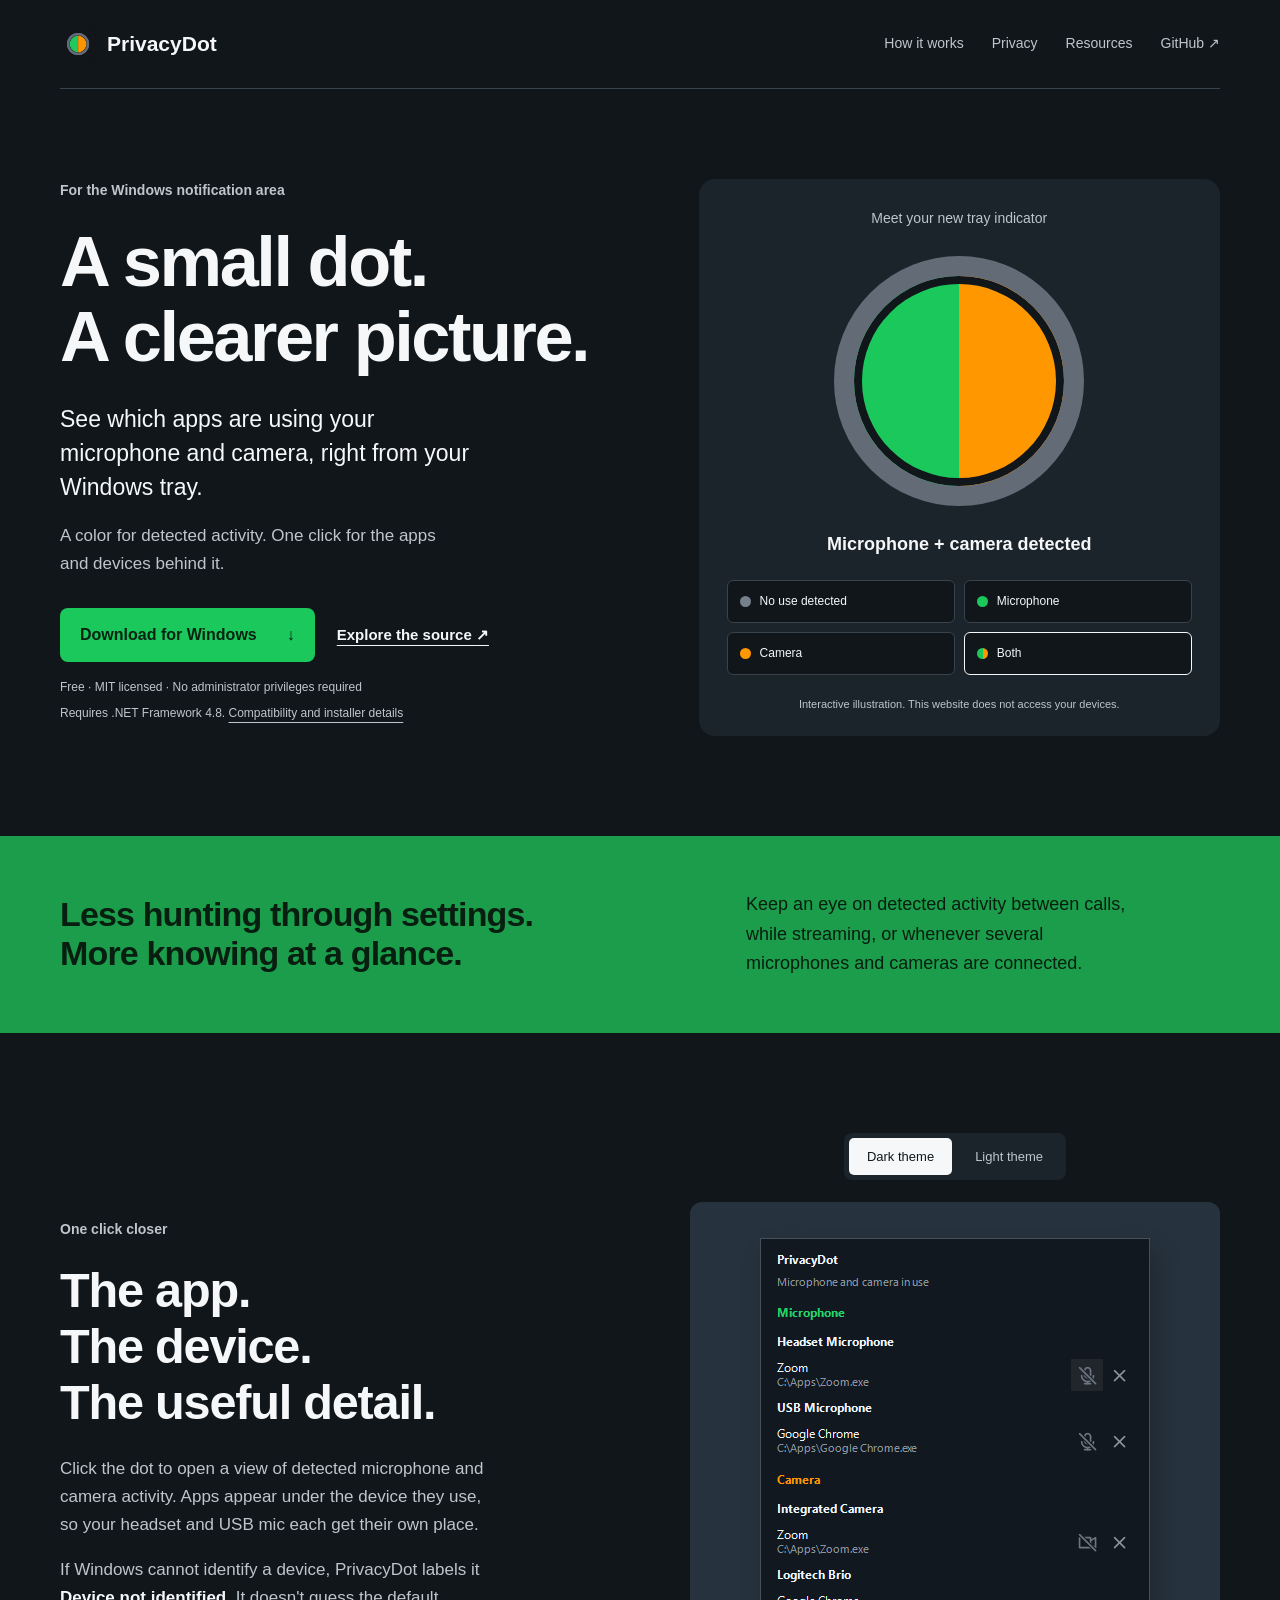
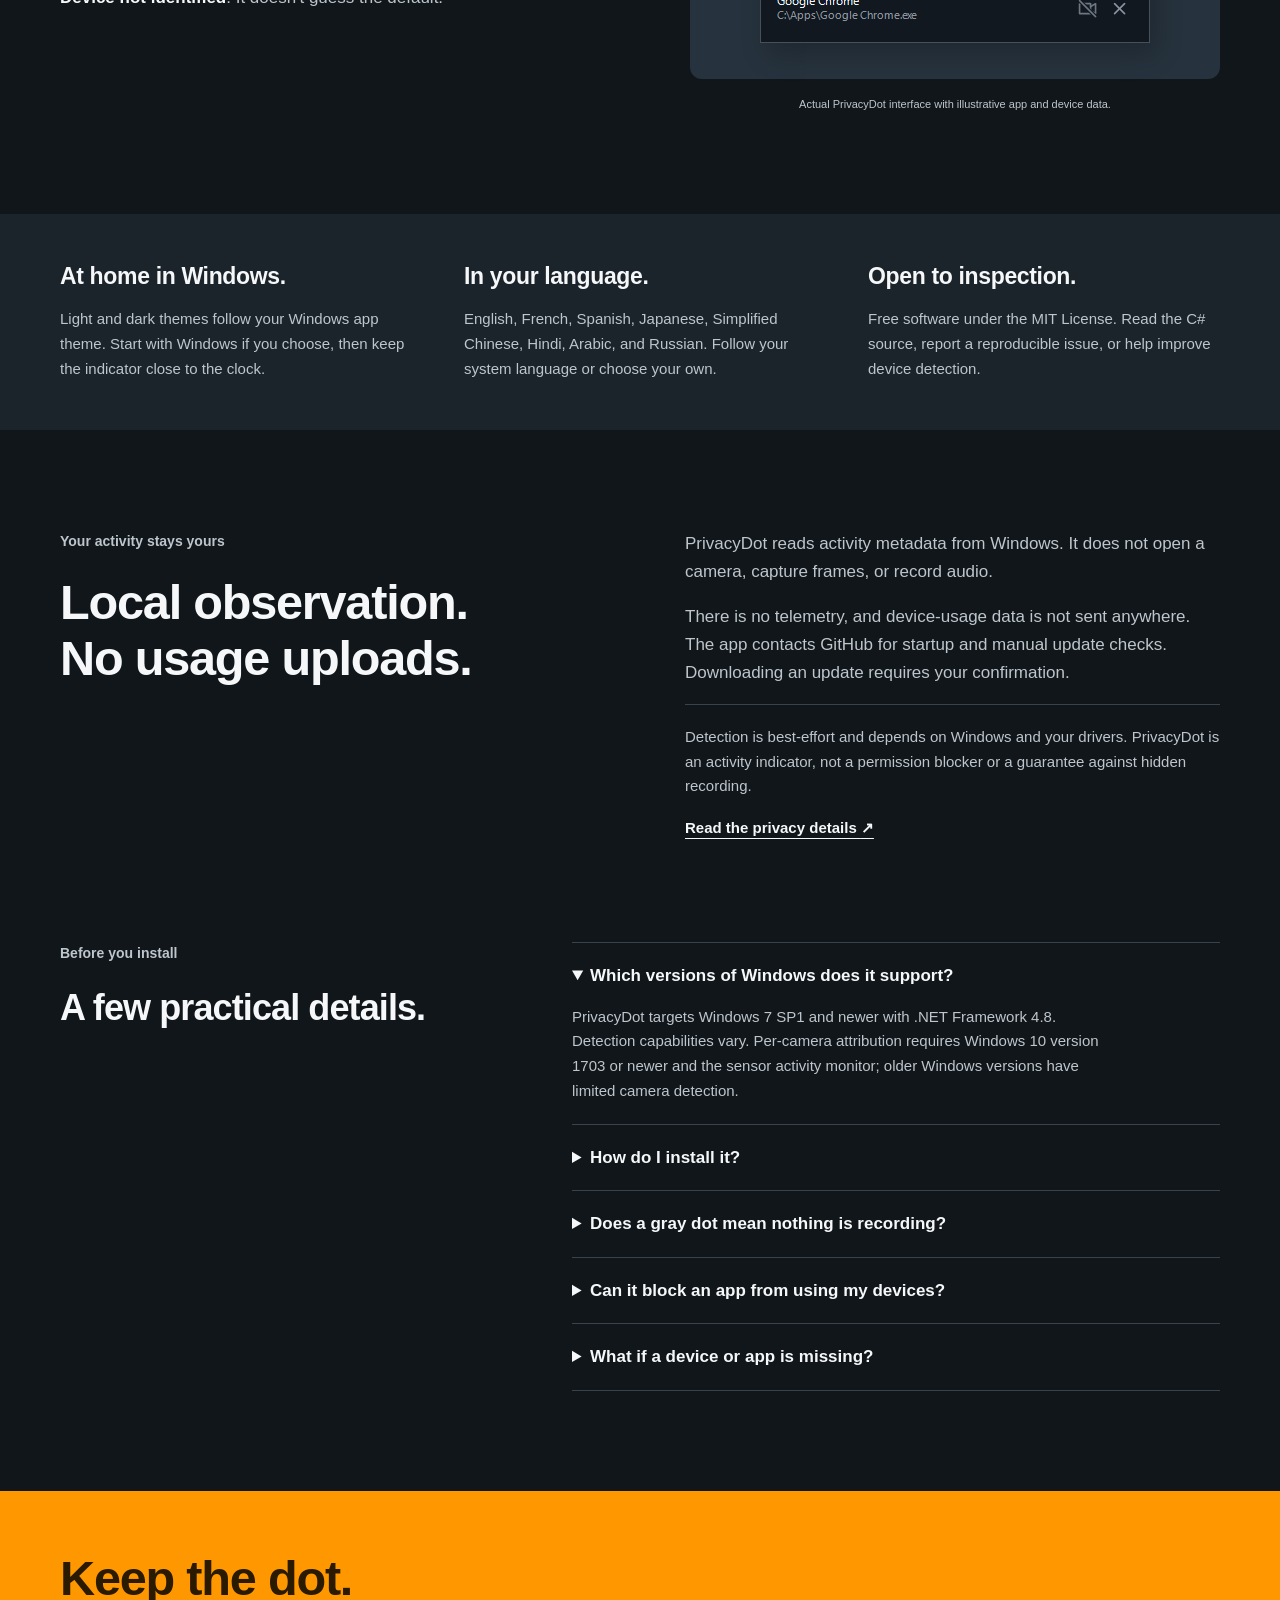
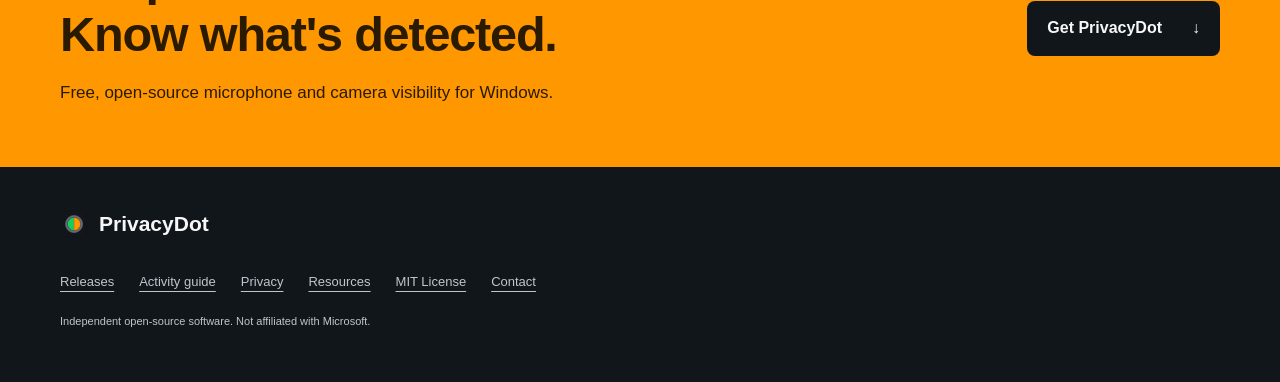
<file: docs/index.html>
<!doctype html>
<!-- THESIS: An activity indicator should explain itself in a glance.
OWN-WORLD: Existing PrivacyDot green/orange signals, charcoal UI, and clear Windows typography.
STORY: Understand the dot, inspect real interface examples, read privacy limits, download.
FIRST VIEWPORT: Large left headline and download action; an interactive signal demonstration at right.
FORM: Product demonstration extending the existing app identity; no new brand identity. -->
<html lang="en">
<head>
  <meta charset="utf-8">
  <meta name="viewport" content="width=device-width, initial-scale=1">
  <meta name="theme-color" content="#11161b">
  <meta name="saashub-verification" content="amh5srs950of">
  <title>PrivacyDot — Microphone & camera activity in your Windows tray</title>
  <meta name="description" content="See detected microphone and camera activity in the Windows tray. Click for apps grouped by device. Free, open source, and no telemetry.">
  <link rel="canonical" href="https://privacydot.farflash.com/">
  <meta property="og:type" content="website">
  <meta property="og:title" content="PrivacyDot — A small dot. A clearer picture.">
  <meta property="og:description" content="See detected microphone and camera activity in your Windows tray. Free and open source.">
  <meta property="og:url" content="https://privacydot.farflash.com/">
  <meta property="og:image" content="https://privacydot.farflash.com/assets/privacydot-social.png">
  <meta property="og:image:width" content="1200">
  <meta property="og:image:height" content="630">
  <meta name="twitter:card" content="summary_large_image">
  <link rel="icon" href="assets/privacydot-logo.png" type="image/png">
  <link rel="stylesheet" href="styles.css">
  <script type="application/ld+json">{"@context":"https://schema.org","@type":"SoftwareApplication","name":"PrivacyDot","url":"https://privacydot.farflash.com/","operatingSystem":"Windows","applicationCategory":"UtilitiesApplication","description":"Windows tray indicator for detected microphone and camera activity, with apps grouped by device.","downloadUrl":"https://github.com/farflashgroup/PrivacyDot/releases/latest","softwareRequirements":".NET Framework 4.8. Detection capabilities vary with Windows version and drivers.","license":"https://github.com/farflashgroup/PrivacyDot/blob/main/LICENSE","isAccessibleForFree":true,"offers":{"@type":"Offer","price":"0","priceCurrency":"USD"},"codeRepository":"https://github.com/farflashgroup/PrivacyDot","inLanguage":["en","fr","es","ja","zh-Hans","hi","ar","ru"]}</script>
</head>
<body>
  <a class="skip" href="#main">Skip to content</a>
  <header class="site-header wrap">
    <a class="brand" href="./" aria-label="PrivacyDot home"><img src="assets/privacydot-logo.png" alt="" width="36" height="36">PrivacyDot</a>
    <nav aria-label="Main navigation"><a href="#how-it-works">How it works</a><a href="#privacy">Privacy</a><a href="press.html">Resources</a><a href="https://github.com/farflashgroup/PrivacyDot">GitHub <span aria-hidden="true">↗</span></a></nav>
  </header>
  <main id="main">
    <section class="hero wrap">
      <div class="hero-copy">
        <p class="kicker">For the Windows notification area</p>
        <h1>A small dot.<br>A clearer picture.</h1>
        <p class="lead">See which apps are using your microphone and camera, right from your Windows tray.</p>
        <p class="hero-detail">A color for detected activity. One click for the apps and devices behind it.</p>
        <div class="actions"><a class="button primary" href="https://github.com/farflashgroup/PrivacyDot/releases/latest/download/PrivacyDotSetup.exe">Download for Windows <span aria-hidden="true">↓</span></a><a class="text-link" href="https://github.com/farflashgroup/PrivacyDot">Explore the source <span aria-hidden="true">↗</span></a></div>
        <p class="install-note">Free · MIT licensed · No administrator privileges required</p>
        <p class="small">Requires .NET Framework 4.8. <a href="#compatibility">Compatibility and installer details</a></p>
      </div>
      <div class="signal-demo" aria-labelledby="demo-heading">
        <p class="demo-label" id="demo-heading">Meet your new tray indicator</p>
        <div class="signal-stage"><div class="signal-dot both" id="signal" aria-hidden="true"></div></div>
        <p class="signal-state" id="signal-state" aria-live="polite">Microphone + camera detected</p>
        <div class="signal-options" role="group" aria-label="Preview indicator states">
          <button type="button" data-state="idle" aria-pressed="false"><span class="mini-dot idle"></span>No use detected</button>
          <button type="button" data-state="mic" aria-pressed="false"><span class="mini-dot mic"></span>Microphone</button>
          <button type="button" data-state="camera" aria-pressed="false"><span class="mini-dot camera"></span>Camera</button>
          <button type="button" data-state="both" aria-pressed="true"><span class="mini-dot both"></span>Both</button>
        </div>
        <p class="demo-note">Interactive illustration. This website does not access your devices.</p>
      </div>
    </section>
    <section class="manifesto"><div class="wrap manifesto-inner"><h2>Less hunting through settings.<br>More knowing at a glance.</h2><p>Keep an eye on detected activity between calls, while streaming, or whenever several microphones and cameras are connected.</p></div></section>
    <section class="walkthrough wrap" id="how-it-works">
      <div class="section-intro"><p class="kicker">One click closer</p><h2>The app. <br>The device. <br>The useful detail.</h2><p>Click the dot to open a view of detected microphone and camera activity. Apps appear under the device they use, so your headset and USB mic each get their own place.</p><p>If Windows cannot identify a device, PrivacyDot labels it <strong>Device not identified</strong>. It doesn't guess the default.</p></div>
      <figure class="screenshot-figure"><div class="screenshot-toolbar" role="group" aria-label="Screenshot theme"><button type="button" data-theme="dark" aria-pressed="true">Dark theme</button><button type="button" data-theme="light" aria-pressed="false">Light theme</button></div><div class="screenshot-mat" id="screenshot-mat"><img id="app-screenshot" src="screenshots/popup-dark.png" alt="PrivacyDot dark theme popup showing illustrative detected apps grouped under Headset Microphone, USB Microphone, Integrated Camera, and Logitech Brio" width="390" height="405" loading="lazy"></div><figcaption>Actual PrivacyDot interface with illustrative app and device data.</figcaption></figure>
    </section>
    <section class="details-band"><div class="wrap detail-columns"><div><h3>At home in Windows.</h3><p>Light and dark themes follow your Windows app theme. Start with Windows if you choose, then keep the indicator close to the clock.</p></div><div><h3>In your language.</h3><p>English, French, Spanish, Japanese, Simplified Chinese, Hindi, Arabic, and Russian. Follow your system language or choose your own.</p></div><div><h3>Open to inspection.</h3><p>Free software under the MIT License. Read the C# source, report a reproducible issue, or help improve device detection.</p></div></div></section>
    <section class="privacy-section wrap" id="privacy"><div><p class="kicker">Your activity stays yours</p><h2>Local observation.<br>No usage uploads.</h2></div><div class="privacy-copy"><p>PrivacyDot reads activity metadata from Windows. It does not open a camera, capture frames, or record audio.</p><p>There is no telemetry, and device-usage data is not sent anywhere. The app contacts GitHub for startup and manual update checks. Downloading an update requires your confirmation.</p><p class="important">Detection is best-effort and depends on Windows and your drivers. PrivacyDot is an activity indicator, not a permission blocker or a guarantee against hidden recording.</p><a class="text-link" href="privacy.html">Read the privacy details <span aria-hidden="true">↗</span></a></div></section>
    <section class="faq-section wrap" id="compatibility"><div><p class="kicker">Before you install</p><h2>A few practical details.</h2></div><div class="faq-list">
      <details open><summary>Which versions of Windows does it support?</summary><p>PrivacyDot targets Windows 7 SP1 and newer with .NET Framework 4.8. Detection capabilities vary. Per-camera attribution requires Windows 10 version 1703 or newer and the sensor activity monitor; older Windows versions have limited camera detection.</p></details>
      <details><summary>How do I install it?</summary><p>Download <strong>PrivacyDotSetup.exe</strong> from the official GitHub release and run it. It installs to your local app data folder, creates Start Menu and Startup shortcuts, checks for .NET Framework 4.8, and launches the app. Administrator privileges are not required. You can change startup behavior in Settings.</p><p>The current release is unsigned and Windows may show a publisher warning. Review the source and release information before deciding to run it.</p></details>
      <details><summary>Does a gray dot mean nothing is recording?</summary><p>Gray means no microphone or camera activity was detected through the available Windows sources. It cannot prove that every capture path is inactive.</p></details>
      <details><summary>Can it block an app from using my devices?</summary><p>Temporary per-app permission revocation is not currently available. Use the app's own controls or Windows privacy settings. PrivacyDot can force quit eligible matching app processes after a second confirmation; this can close multiple windows and lose unsaved work.</p></details>
      <details><summary>What if a device or app is missing?</summary><p>Detection depends on Windows, the capture path, and the driver. Please <a href="https://github.com/farflashgroup/PrivacyDot/issues">report a reproducible issue</a> with your Windows version and device details. Remove private information before posting diagnostics.</p></details>
    </div></section>
    <section class="closing"><div class="wrap closing-inner"><div><h2>Keep the dot.<br>Know what's detected.</h2><p>Free, open-source microphone and camera visibility for Windows.</p></div><a class="button primary" href="https://github.com/farflashgroup/PrivacyDot/releases/latest/download/PrivacyDotSetup.exe">Get PrivacyDot <span aria-hidden="true">↓</span></a></div></section>
  </main>
  <footer class="wrap site-footer"><a class="brand" href="./"><img src="assets/privacydot-logo.png" alt="" width="28" height="28">PrivacyDot</a><div><a href="https://github.com/farflashgroup/PrivacyDot/releases">Releases</a><a href="windows-microphone-camera-indicator.html">Activity guide</a><a href="privacy.html">Privacy</a><a href="press.html">Resources</a><a href="https://github.com/farflashgroup/PrivacyDot/blob/main/LICENSE">MIT License</a><a href="mailto:privacydot@farflash.com">Contact</a></div><p>Independent open-source software. Not affiliated with Microsoft.</p></footer>
  <script src="site.js" defer></script>
</body>
</html>
</file>
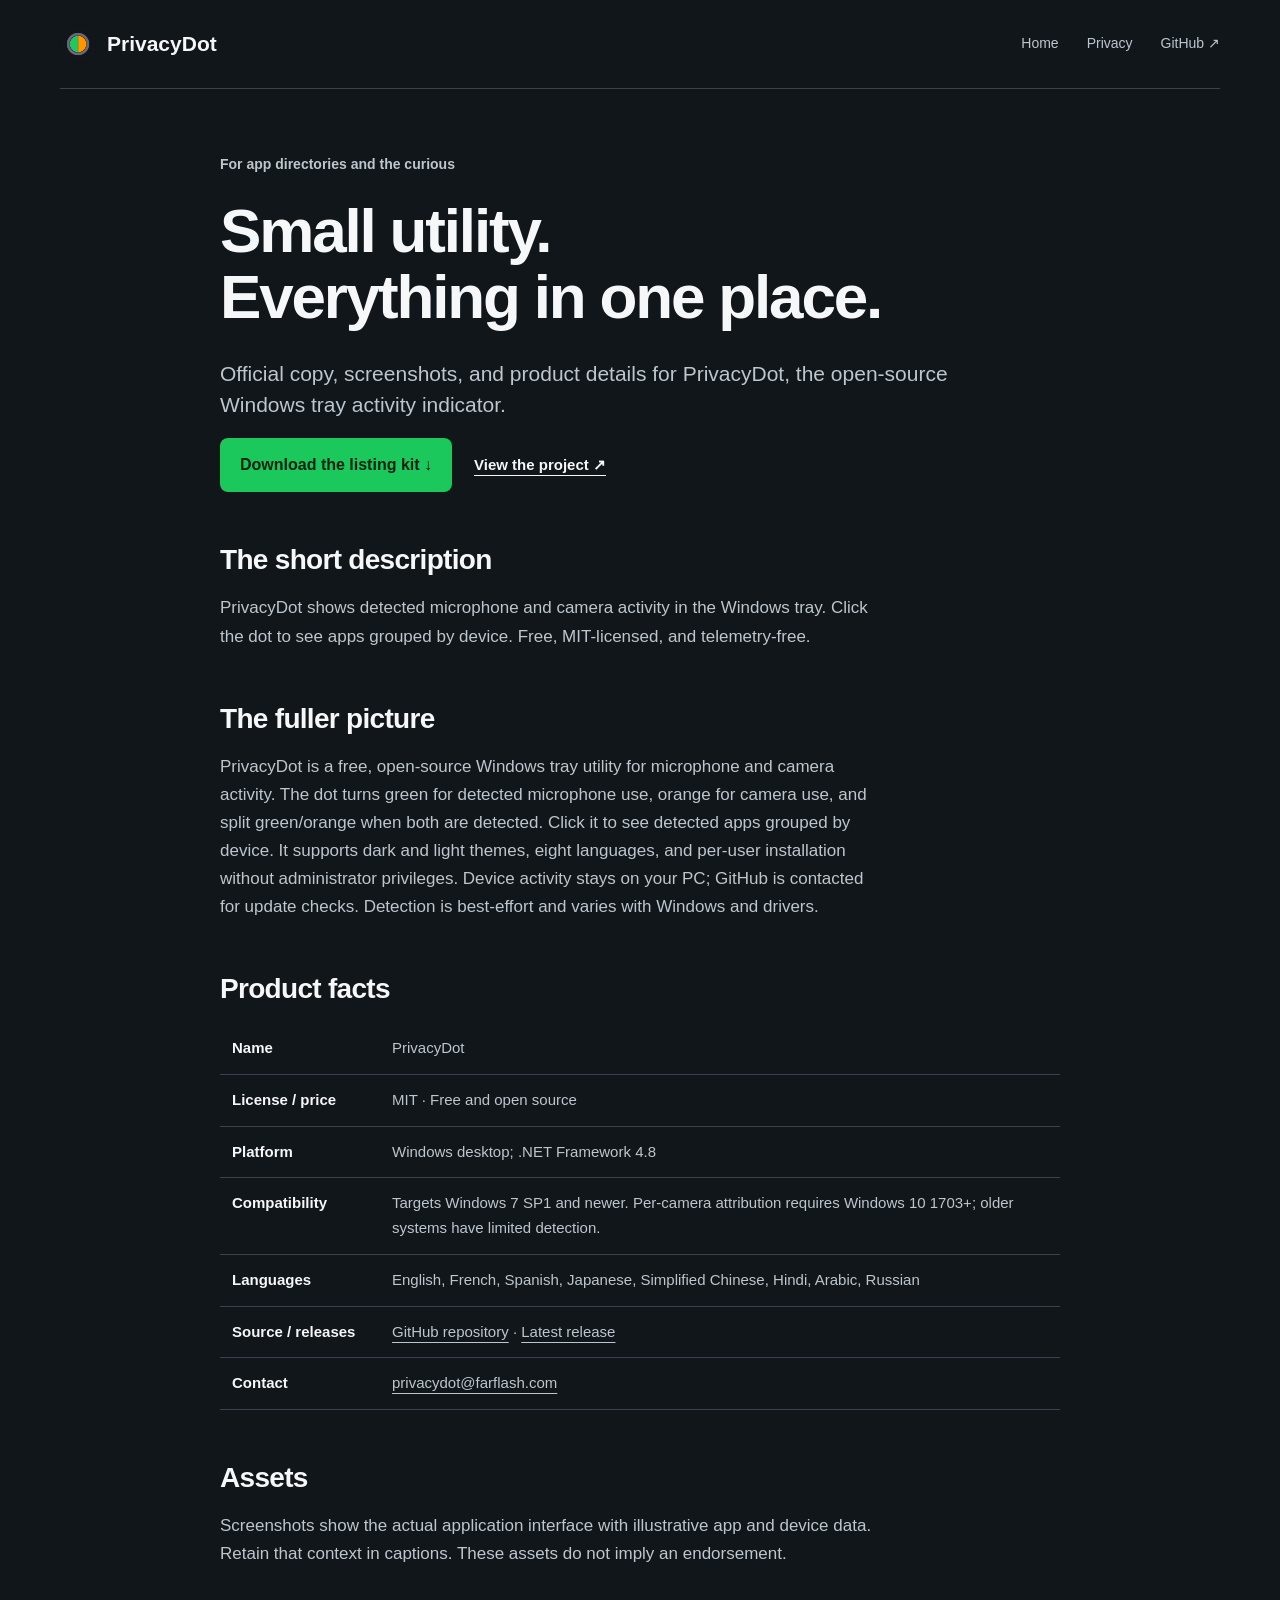
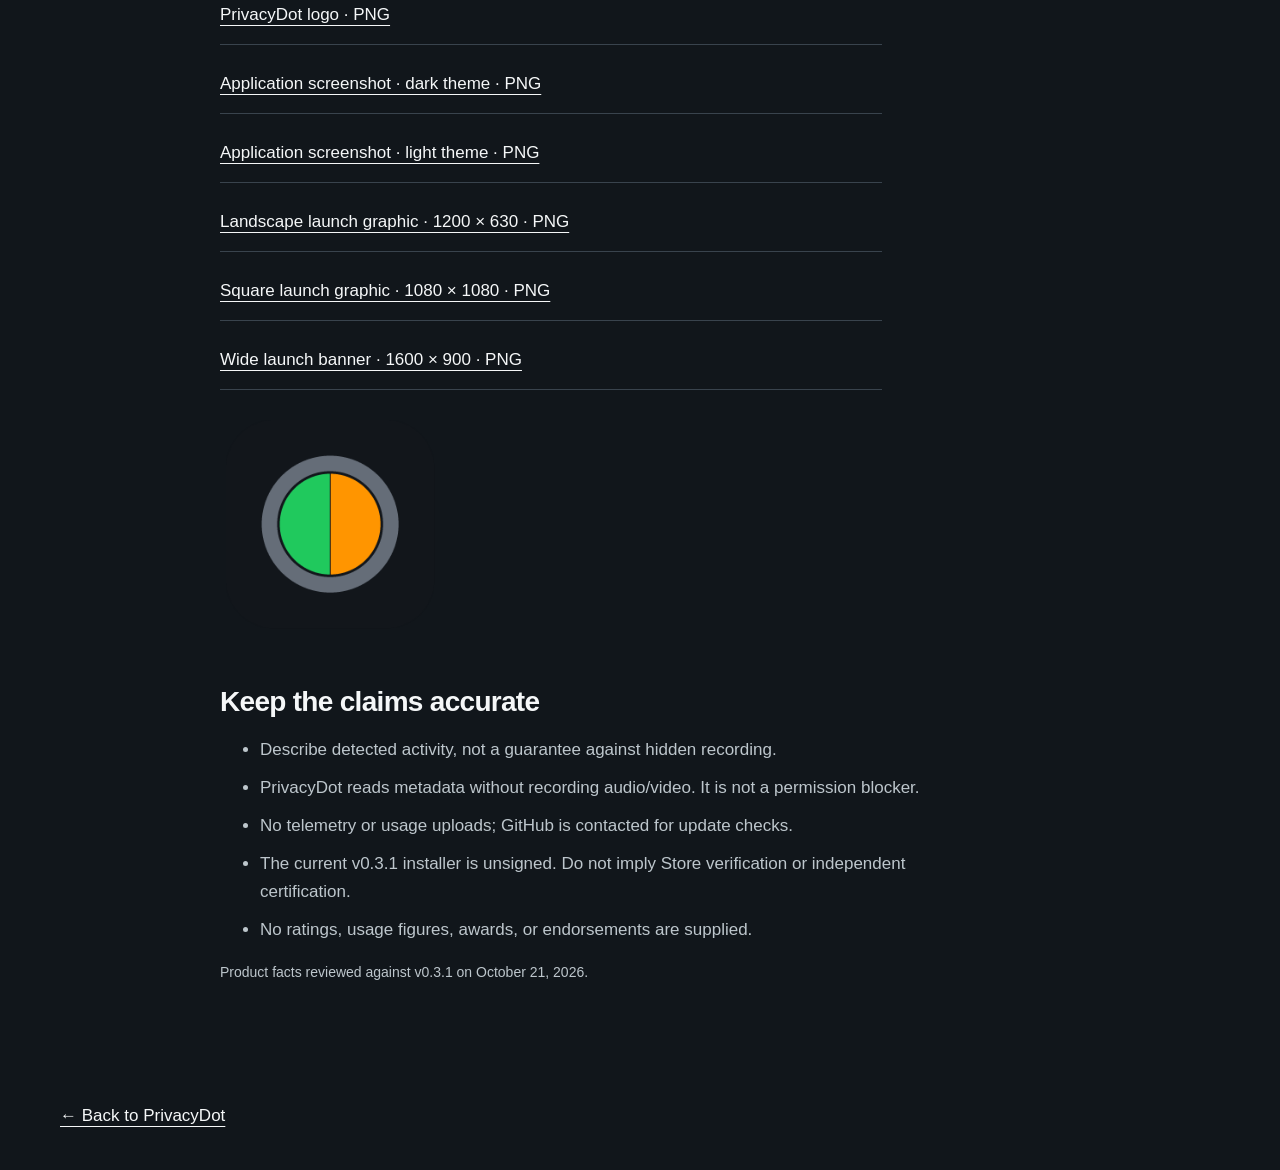
<file: docs/press.html>
<!doctype html>
<html lang="en"><head><meta charset="utf-8"><meta name="viewport" content="width=device-width,initial-scale=1"><title>Resources & app listing kit — PrivacyDot</title><meta name="description" content="PrivacyDot descriptions, product facts, official screenshots, logo, and resources for app directories."><link rel="canonical" href="https://privacydot.farflash.com/press.html"><link rel="icon" href="assets/privacydot-logo.png"><link rel="stylesheet" href="styles.css"></head><body><a class="skip" href="#main">Skip to content</a><header class="site-header wrap"><a class="brand" href="./"><img src="assets/privacydot-logo.png" alt="" width="36" height="36">PrivacyDot</a><nav aria-label="Main navigation"><a href="./">Home</a><a href="privacy.html">Privacy</a><a href="https://github.com/farflashgroup/PrivacyDot">GitHub ↗</a></nav></header><main class="wrap reading" id="main"><p class="kicker">For app directories and the curious</p><h1>Small utility.<br>Everything in one place.</h1><p class="lead">Official copy, screenshots, and product details for PrivacyDot, the open-source Windows tray activity indicator.</p><div class="actions"><a class="button primary" href="assets/privacydot-listing-kit.zip" download>Download the listing kit ↓</a><a class="text-link" href="https://github.com/farflashgroup/PrivacyDot">View the project ↗</a></div><h2>The short description</h2><p>PrivacyDot shows detected microphone and camera activity in the Windows tray. Click the dot to see apps grouped by device. Free, MIT-licensed, and telemetry-free.</p><h2>The fuller picture</h2><p>PrivacyDot is a free, open-source Windows tray utility for microphone and camera activity. The dot turns green for detected microphone use, orange for camera use, and split green/orange when both are detected. Click it to see detected apps grouped by device. It supports dark and light themes, eight languages, and per-user installation without administrator privileges. Device activity stays on your PC; GitHub is contacted for update checks. Detection is best-effort and varies with Windows and drivers.</p><h2>Product facts</h2><table class="facts"><tbody><tr><th scope="row">Name</th><td>PrivacyDot</td></tr><tr><th scope="row">License / price</th><td>MIT · Free and open source</td></tr><tr><th scope="row">Platform</th><td>Windows desktop; .NET Framework 4.8</td></tr><tr><th scope="row">Compatibility</th><td>Targets Windows 7 SP1 and newer. Per-camera attribution requires Windows 10 1703+; older systems have limited detection.</td></tr><tr><th scope="row">Languages</th><td>English, French, Spanish, Japanese, Simplified Chinese, Hindi, Arabic, Russian</td></tr><tr><th scope="row">Source / releases</th><td><a href="https://github.com/farflashgroup/PrivacyDot">GitHub repository</a> · <a href="https://github.com/farflashgroup/PrivacyDot/releases/latest">Latest release</a></td></tr><tr><th scope="row">Contact</th><td><a href="mailto:privacydot@farflash.com">privacydot@farflash.com</a></td></tr></tbody></table><h2>Assets</h2><p>Screenshots show the actual application interface with illustrative app and device data. Retain that context in captions. These assets do not imply an endorsement.</p><ul class="resource-list"><li><a href="assets/privacydot-logo.png" download>PrivacyDot logo · PNG</a></li><li><a href="screenshots/popup-dark.png" download>Application screenshot · dark theme · PNG</a></li><li><a href="screenshots/popup-light.png" download>Application screenshot · light theme · PNG</a></li><li><a href="assets/privacydot-social.png" download>Landscape launch graphic · 1200 × 630 · PNG</a></li><li><a href="assets/privacydot-square.png" download>Square launch graphic · 1080 × 1080 · PNG</a></li><li><a href="assets/privacydot-banner.png" download>Wide launch banner · 1600 × 900 · PNG</a></li></ul><img class="resource-image" src="assets/privacydot-logo.png" alt="PrivacyDot logo, a gray ring around a green and orange split dot" width="220" height="220"><h2>Keep the claims accurate</h2><ul><li>Describe detected activity, not a guarantee against hidden recording.</li><li>PrivacyDot reads metadata without recording audio/video. It is not a permission blocker.</li><li>No telemetry or usage uploads; GitHub is contacted for update checks.</li><li>The current v0.3.1 installer is unsigned. Do not imply Store verification or independent certification.</li><li>No ratings, usage figures, awards, or endorsements are supplied.</li></ul><p class="status-note">Product facts reviewed against v0.3.1 on October 21, 2026.</p></main><footer class="site-footer wrap"><a href="./">← Back to PrivacyDot</a></footer></body></html>
</file>
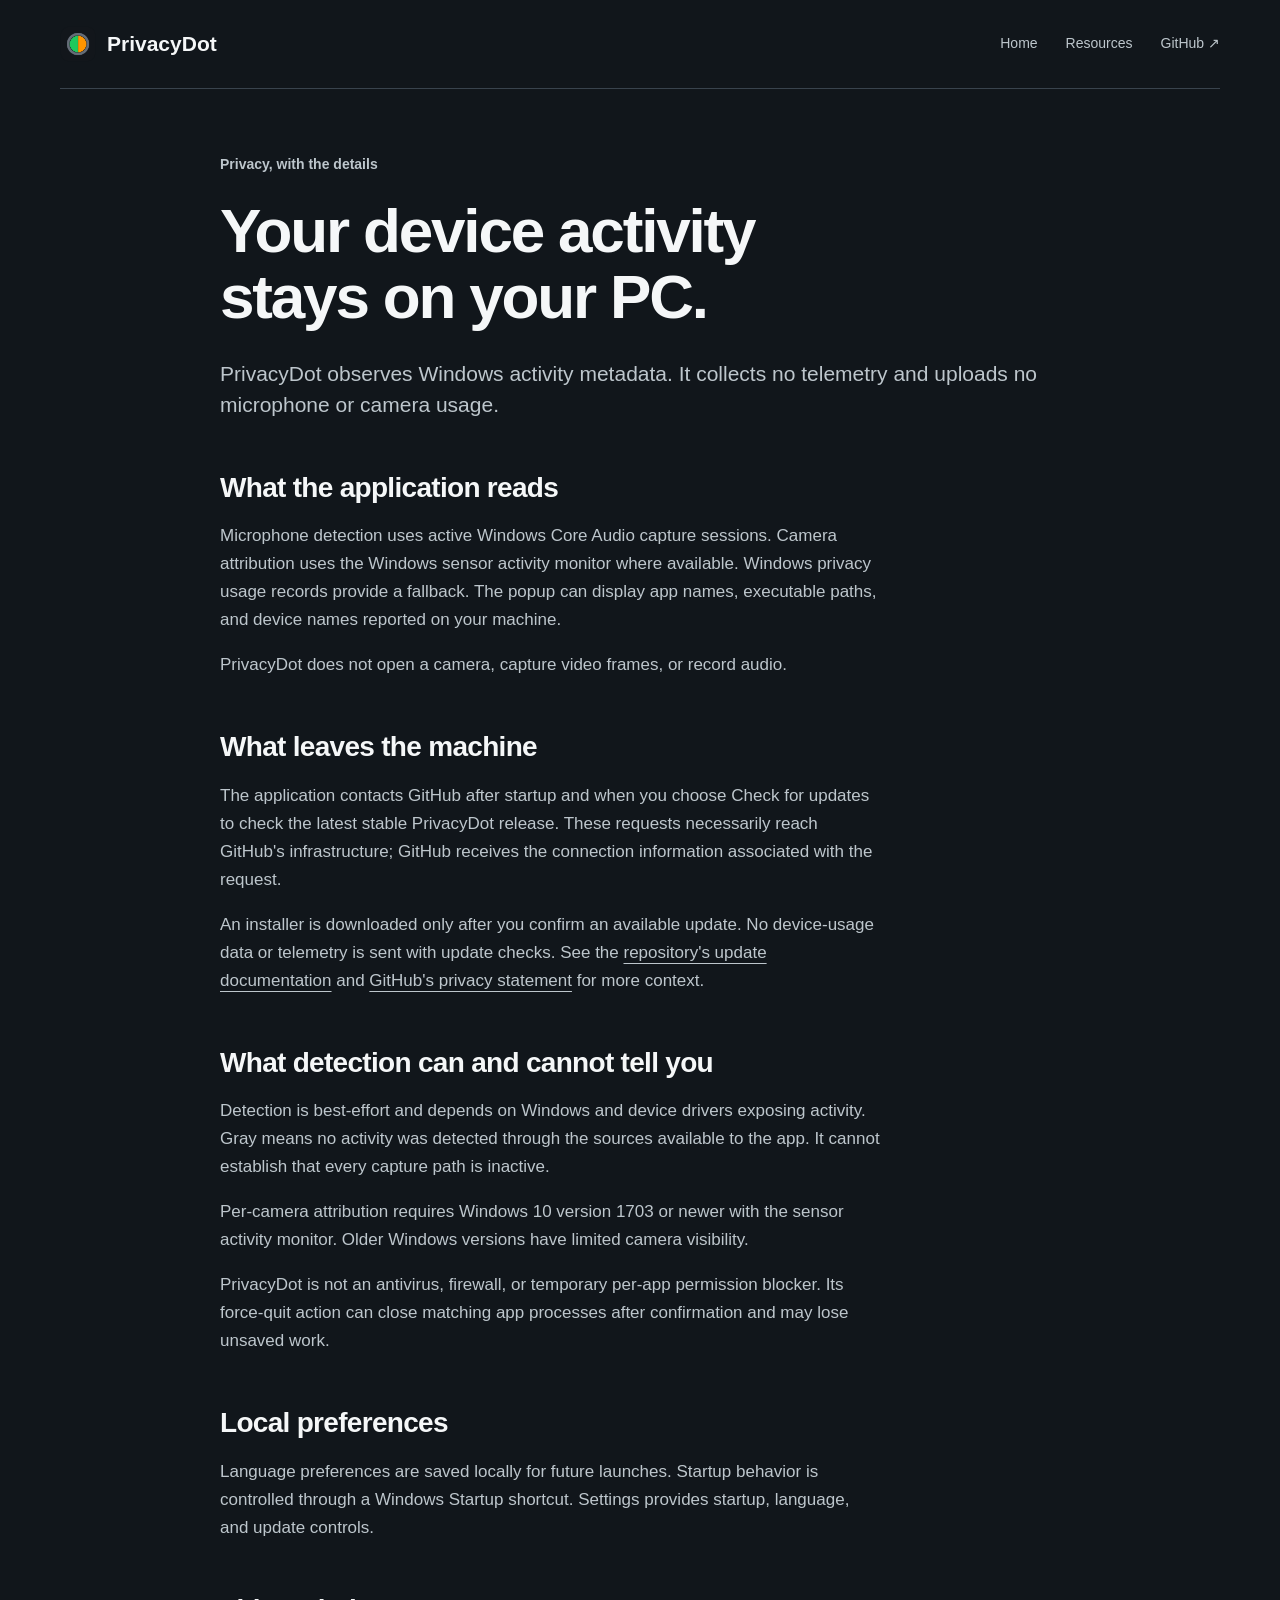
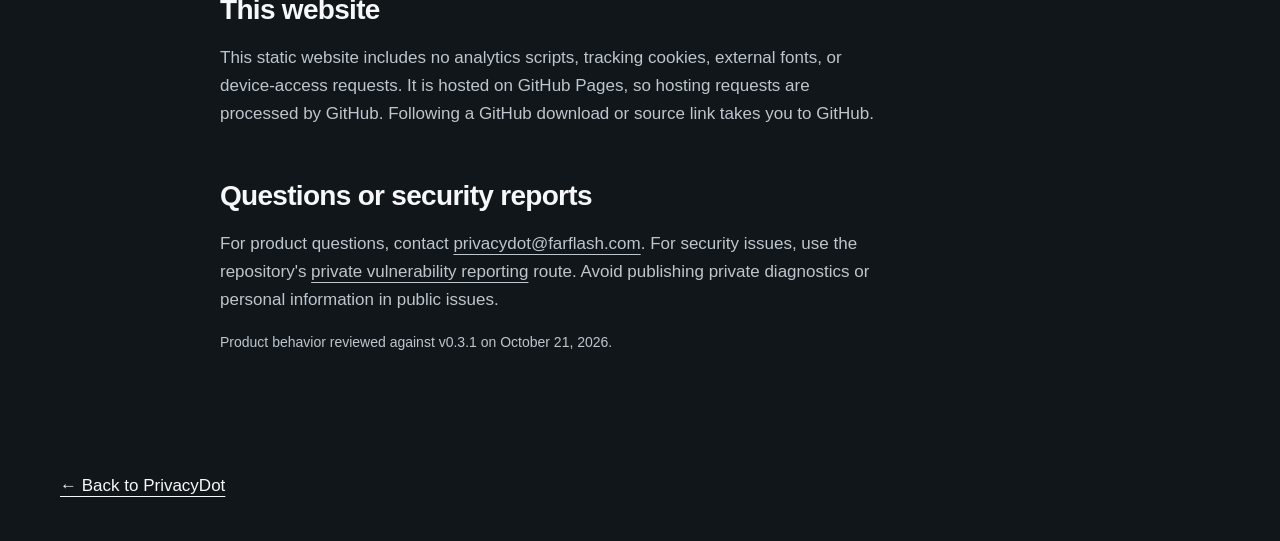
<file: docs/privacy.html>
<!doctype html>
<html lang="en"><head><meta charset="utf-8"><meta name="viewport" content="width=device-width,initial-scale=1"><title>Privacy details — PrivacyDot</title><meta name="description" content="How PrivacyDot detects activity locally, what it contacts GitHub for, and the limits of detection."><link rel="canonical" href="https://privacydot.farflash.com/privacy.html"><link rel="icon" href="assets/privacydot-logo.png"><link rel="stylesheet" href="styles.css"></head><body><a class="skip" href="#main">Skip to content</a><header class="site-header wrap"><a class="brand" href="./"><img src="assets/privacydot-logo.png" alt="" width="36" height="36">PrivacyDot</a><nav aria-label="Main navigation"><a href="./">Home</a><a href="press.html">Resources</a><a href="https://github.com/farflashgroup/PrivacyDot">GitHub ↗</a></nav></header><main class="wrap reading" id="main"><p class="kicker">Privacy, with the details</p><h1>Your device activity<br>stays on your PC.</h1><p class="lead">PrivacyDot observes Windows activity metadata. It collects no telemetry and uploads no microphone or camera usage.</p><h2>What the application reads</h2><p>Microphone detection uses active Windows Core Audio capture sessions. Camera attribution uses the Windows sensor activity monitor where available. Windows privacy usage records provide a fallback. The popup can display app names, executable paths, and device names reported on your machine.</p><p>PrivacyDot does not open a camera, capture video frames, or record audio.</p><h2>What leaves the machine</h2><p>The application contacts GitHub after startup and when you choose Check for updates to check the latest stable PrivacyDot release. These requests necessarily reach GitHub's infrastructure; GitHub receives the connection information associated with the request.</p><p>An installer is downloaded only after you confirm an available update. No device-usage data or telemetry is sent with update checks. See the <a href="https://github.com/farflashgroup/PrivacyDot#updates">repository's update documentation</a> and <a href="https://docs.github.com/en/site-policy/privacy-policies/github-general-privacy-statement">GitHub's privacy statement</a> for more context.</p><h2>What detection can and cannot tell you</h2><p>Detection is best-effort and depends on Windows and device drivers exposing activity. Gray means no activity was detected through the sources available to the app. It cannot establish that every capture path is inactive.</p><p>Per-camera attribution requires Windows 10 version 1703 or newer with the sensor activity monitor. Older Windows versions have limited camera visibility.</p><p>PrivacyDot is not an antivirus, firewall, or temporary per-app permission blocker. Its force-quit action can close matching app processes after confirmation and may lose unsaved work.</p><h2>Local preferences</h2><p>Language preferences are saved locally for future launches. Startup behavior is controlled through a Windows Startup shortcut. Settings provides startup, language, and update controls.</p><h2>This website</h2><p>This static website includes no analytics scripts, tracking cookies, external fonts, or device-access requests. It is hosted on GitHub Pages, so hosting requests are processed by GitHub. Following a GitHub download or source link takes you to GitHub.</p><h2>Questions or security reports</h2><p>For product questions, contact <a href="mailto:privacydot@farflash.com">privacydot@farflash.com</a>. For security issues, use the repository's <a href="https://github.com/farflashgroup/PrivacyDot/security/advisories/new">private vulnerability reporting</a> route. Avoid publishing private diagnostics or personal information in public issues.</p><p class="status-note">Product behavior reviewed against v0.3.1 on October 21, 2026.</p></main><footer class="site-footer wrap"><a href="./">← Back to PrivacyDot</a></footer></body></html>
</file>
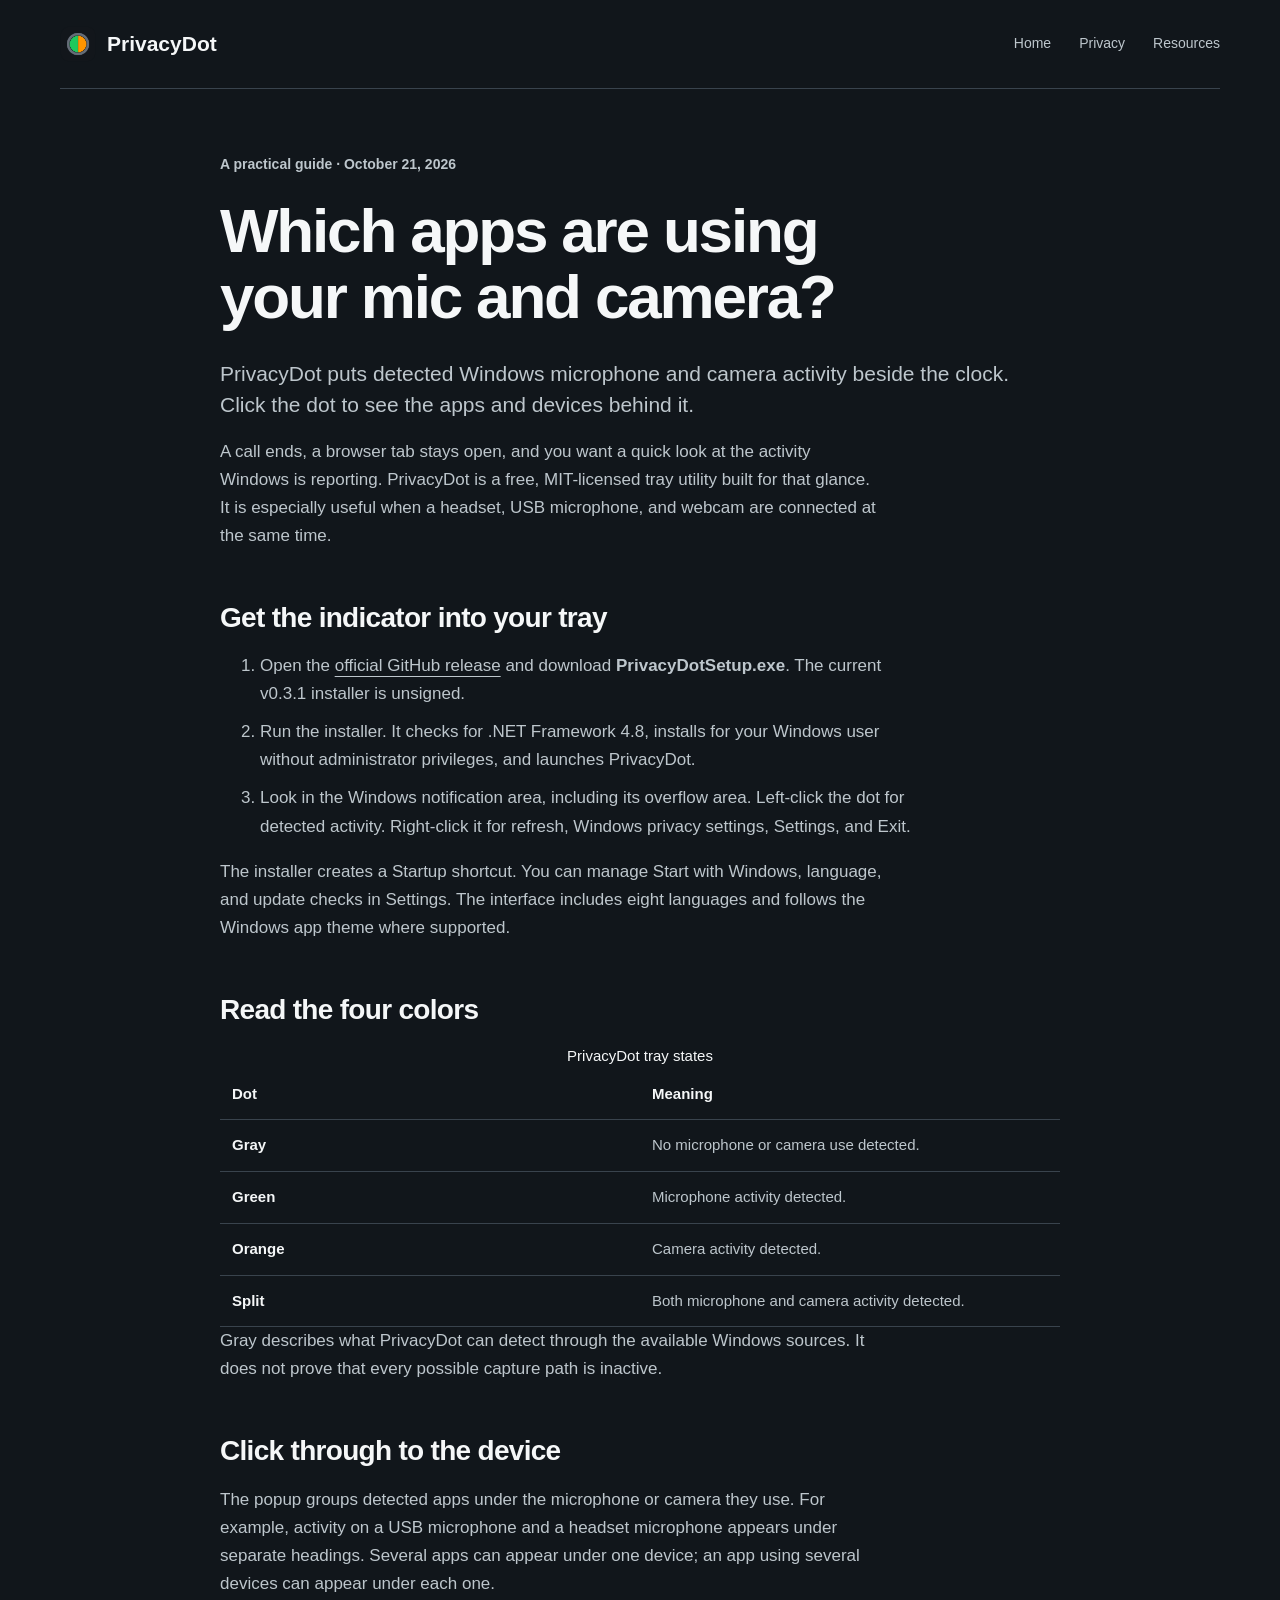
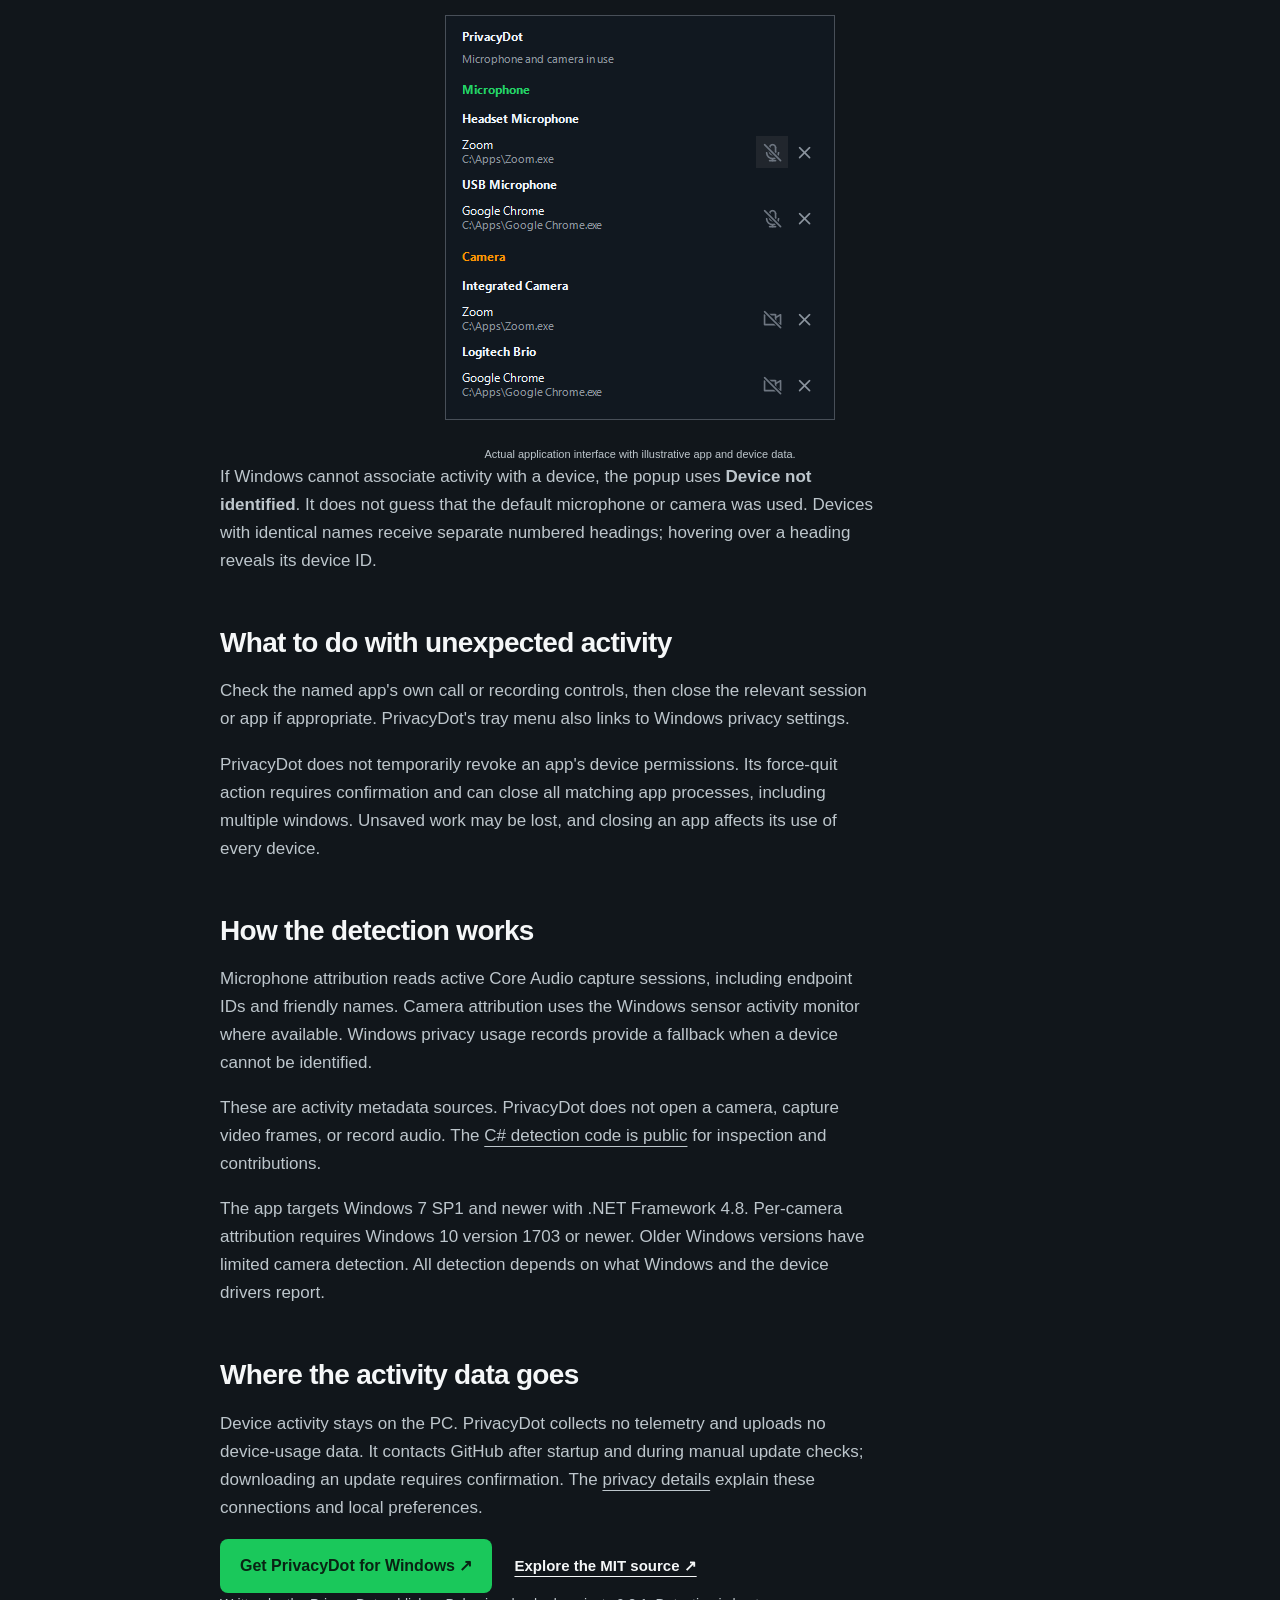
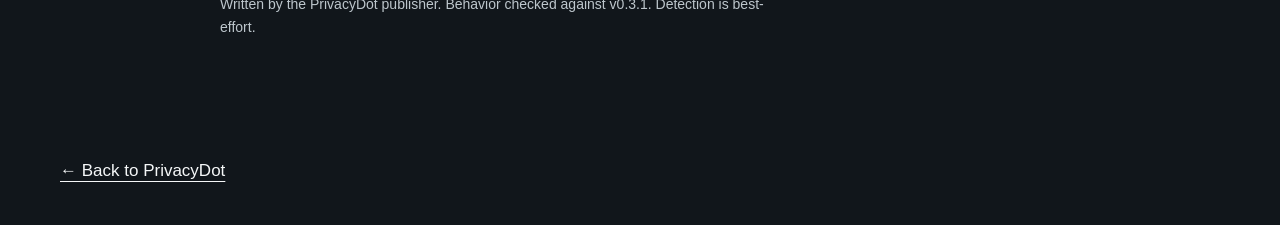
<file: docs/windows-microphone-camera-indicator.html>
<!doctype html>
<html lang="en">
<head>
  <meta charset="utf-8">
  <meta name="viewport" content="width=device-width,initial-scale=1">
  <title>See which apps use your microphone and camera on Windows — PrivacyDot</title>
  <meta name="description" content="A practical guide to PrivacyDot's Windows tray indicator: microphone and camera colors, apps grouped by device, local detection, and compatibility.">
  <link rel="canonical" href="https://privacydot.farflash.com/windows-microphone-camera-indicator.html">
  <link rel="icon" href="assets/privacydot-logo.png">
  <link rel="stylesheet" href="styles.css">
  <meta property="og:type" content="article">
  <meta property="og:title" content="See which apps use your microphone and camera on Windows">
  <meta property="og:description" content="Read the dot, find the device, understand the limits. A practical PrivacyDot guide.">
  <meta property="og:url" content="https://privacydot.farflash.com/windows-microphone-camera-indicator.html">
  <meta property="og:image" content="https://privacydot.farflash.com/assets/privacydot-social.png">
  <meta name="twitter:card" content="summary_large_image">
  <script type="application/ld+json">{"@context":"https://schema.org","@type":"TechArticle","headline":"See which apps use your microphone and camera on Windows","description":"A practical guide to PrivacyDot's tray indicator, device grouping, and detection limits.","datePublished":"2026-10-21","dateModified":"2026-10-21","author":{"@type":"Organization","name":"FarFlash Group Ltd.","url":"https://farflash.com/"},"mainEntityOfPage":"https://privacydot.farflash.com/windows-microphone-camera-indicator.html","image":"https://privacydot.farflash.com/assets/privacydot-social.png","inLanguage":"en"}</script>
</head>
<body>
  <a class="skip" href="#main">Skip to content</a>
  <header class="site-header wrap"><a class="brand" href="./"><img src="assets/privacydot-logo.png" alt="" width="36" height="36">PrivacyDot</a><nav aria-label="Main navigation"><a href="./">Home</a><a href="privacy.html">Privacy</a><a href="press.html">Resources</a></nav></header>
  <main class="wrap reading" id="main">
    <article>
      <p class="kicker">A practical guide · October 21, 2026</p>
      <h1>Which apps are using your mic and camera?</h1>
      <p class="lead">PrivacyDot puts detected Windows microphone and camera activity beside the clock. Click the dot to see the apps and devices behind it.</p>
      <p>A call ends, a browser tab stays open, and you want a quick look at the activity Windows is reporting. PrivacyDot is a free, MIT-licensed tray utility built for that glance. It is especially useful when a headset, USB microphone, and webcam are connected at the same time.</p>

      <h2>Get the indicator into your tray</h2>
      <ol>
        <li>Open the <a href="https://github.com/farflashgroup/PrivacyDot/releases/latest">official GitHub release</a> and download <strong>PrivacyDotSetup.exe</strong>. The current v0.3.1 installer is unsigned.</li>
        <li>Run the installer. It checks for .NET Framework 4.8, installs for your Windows user without administrator privileges, and launches PrivacyDot.</li>
        <li>Look in the Windows notification area, including its overflow area. Left-click the dot for detected activity. Right-click it for refresh, Windows privacy settings, Settings, and Exit.</li>
      </ol>
      <p>The installer creates a Startup shortcut. You can manage Start with Windows, language, and update checks in Settings. The interface includes eight languages and follows the Windows app theme where supported.</p>

      <h2>Read the four colors</h2>
      <table class="facts"><caption>PrivacyDot tray states</caption><thead><tr><th scope="col">Dot</th><th scope="col">Meaning</th></tr></thead><tbody><tr><th scope="row">Gray</th><td>No microphone or camera use detected.</td></tr><tr><th scope="row">Green</th><td>Microphone activity detected.</td></tr><tr><th scope="row">Orange</th><td>Camera activity detected.</td></tr><tr><th scope="row">Split</th><td>Both microphone and camera activity detected.</td></tr></tbody></table>
      <p>Gray describes what PrivacyDot can detect through the available Windows sources. It does not prove that every possible capture path is inactive.</p>

      <h2>Click through to the device</h2>
      <p>The popup groups detected apps under the microphone or camera they use. For example, activity on a USB microphone and a headset microphone appears under separate headings. Several apps can appear under one device; an app using several devices can appear under each one.</p>
      <figure class="screenshot-figure"><img src="screenshots/popup-dark.png" alt="PrivacyDot popup grouping detected apps under microphone and camera device headings" width="390" height="405" loading="lazy"><figcaption>Actual application interface with illustrative app and device data.</figcaption></figure>
      <p>If Windows cannot associate activity with a device, the popup uses <strong>Device not identified</strong>. It does not guess that the default microphone or camera was used. Devices with identical names receive separate numbered headings; hovering over a heading reveals its device ID.</p>

      <h2>What to do with unexpected activity</h2>
      <p>Check the named app's own call or recording controls, then close the relevant session or app if appropriate. PrivacyDot's tray menu also links to Windows privacy settings.</p>
      <p>PrivacyDot does not temporarily revoke an app's device permissions. Its force-quit action requires confirmation and can close all matching app processes, including multiple windows. Unsaved work may be lost, and closing an app affects its use of every device.</p>

      <h2>How the detection works</h2>
      <p>Microphone attribution reads active Core Audio capture sessions, including endpoint IDs and friendly names. Camera attribution uses the Windows sensor activity monitor where available. Windows privacy usage records provide a fallback when a device cannot be identified.</p>
      <p>These are activity metadata sources. PrivacyDot does not open a camera, capture video frames, or record audio. The <a href="https://github.com/farflashgroup/PrivacyDot/tree/main/PrivacyDot">C# detection code is public</a> for inspection and contributions.</p>
      <p>The app targets Windows 7 SP1 and newer with .NET Framework 4.8. Per-camera attribution requires Windows 10 version 1703 or newer. Older Windows versions have limited camera detection. All detection depends on what Windows and the device drivers report.</p>

      <h2>Where the activity data goes</h2>
      <p>Device activity stays on the PC. PrivacyDot collects no telemetry and uploads no device-usage data. It contacts GitHub after startup and during manual update checks; downloading an update requires confirmation. The <a href="privacy.html">privacy details</a> explain these connections and local preferences.</p>
      <div class="actions"><a class="button primary" href="https://github.com/farflashgroup/PrivacyDot/releases/latest">Get PrivacyDot for Windows ↗</a><a class="text-link" href="https://github.com/farflashgroup/PrivacyDot">Explore the MIT source ↗</a></div>
      <p class="status-note">Written by the PrivacyDot publisher. Behavior checked against v0.3.1. Detection is best-effort.</p>
    </article>
  </main>
  <footer class="site-footer wrap"><a href="./">← Back to PrivacyDot</a></footer>
</body>
</html>
</file>
<file: docs/styles.css>
:root{color-scheme:dark;--ink:#f5f7f8;--muted:#bdc6cc;--bg:#11161b;--panel:#1b232b;--line:#39434d;--green:#1ac85b;--orange:#ff9800;--quiet:#75808c;--width:1160px}*{box-sizing:border-box}html{scroll-behavior:smooth;scroll-padding-top:32px}body{margin:0;background:var(--bg);color:var(--ink);font-family:"Segoe UI",Arial,sans-serif;font-size:17px;line-height:1.65}a{color:inherit;text-underline-offset:5px}button,a{-webkit-tap-highlight-color:transparent}button{font:inherit}button,a.button{cursor:pointer}button:focus-visible,a:focus-visible,summary:focus-visible{outline:3px solid var(--orange);outline-offset:5px}img{max-width:100%;height:auto}.wrap{width:min(calc(100% - 80px),var(--width));margin-inline:auto}.skip{position:absolute;left:20px;top:-80px;padding:12px;background:var(--ink);color:var(--bg);z-index:10}.skip:focus{top:8px}.site-header{display:flex;align-items:center;justify-content:space-between;padding-block:26px;border-bottom:1px solid var(--line);gap:28px}.brand{display:inline-flex;align-items:center;gap:11px;text-decoration:none;font-weight:700;font-size:21px;white-space:nowrap}.brand img{display:block}.site-header nav{display:flex;gap:28px;font-size:14px;flex-wrap:wrap}.site-header nav a{text-decoration:none;color:var(--muted)}.site-header nav a:hover{color:var(--ink)}.hero{display:grid;grid-template-columns:1.1fr 1fr;align-items:center;gap:65px;padding-block:90px 100px}.kicker{font-size:14px;color:var(--muted);font-weight:600;margin:0 0 22px}h1,h2,h3,p{margin-top:0}h1{font-size:clamp(44px,5.5vw,73px);line-height:1.07;font-weight:650;letter-spacing:-.035em;margin-bottom:27px;text-wrap:balance}h2{font-size:clamp(32px,3.8vw,49px);line-height:1.15;font-weight:600;letter-spacing:-.025em;text-wrap:balance;margin-bottom:24px}h3{font-size:23px;line-height:1.3;letter-spacing:-.015em;font-weight:600;margin-bottom:16px}.lead{font-size:23px;line-height:1.48;max-width:32ch;margin-bottom:18px}.hero-detail{color:var(--muted);max-width:42ch;margin-bottom:30px}.actions{display:flex;align-items:center;gap:22px;flex-wrap:wrap}.button{display:inline-flex;align-items:center;justify-content:space-between;gap:30px;min-height:52px;padding:14px 20px;border-radius:8px;text-decoration:none;font-weight:700;font-size:16px}.primary{background:var(--green);color:#092313}.primary:hover{background:#42dd7a}.text-link{font-size:15px;font-weight:600}.install-note{font-size:12px;color:var(--muted);margin:16px 0 6px}.small{font-size:12px;color:var(--muted)}.signal-demo{padding:28px 28px 22px;background:var(--panel);border-radius:16px;text-align:center}.demo-label{color:var(--muted);font-size:14px}.signal-stage{display:grid;place-items:center;padding:12px 0 24px}.signal-dot{width:min(21vw,250px);aspect-ratio:1;border:20px solid #636c76;border-radius:50%;box-shadow:inset 0 0 0 8px var(--bg);transition:background-color .2s ease-out}.idle{background:#75808c}.mic{background:var(--green)}.camera{background:var(--orange)}.both{background:linear-gradient(90deg,var(--green) 50%,var(--orange) 50%)}.signal-state{font-size:18px;font-weight:600;min-height:30px;margin-bottom:20px}.signal-options{display:grid;grid-template-columns:1fr 1fr;gap:9px}.signal-options button{display:flex;align-items:center;gap:9px;min-height:43px;padding:9px 12px;color:var(--ink);background:var(--bg);border:1px solid var(--line);border-radius:6px;font-size:12px;text-align:left}.signal-options button[aria-pressed=true]{border-color:var(--ink)}.signal-options button:hover{background:#29333d}.mini-dot{width:11px;height:11px;border-radius:50%;flex-shrink:0}.demo-note{font-size:11px;color:var(--muted);margin:20px 0 0}.manifesto{background:#1b9d4b;color:#081e10}.manifesto-inner{display:grid;grid-template-columns:1.3fr 1fr;gap:70px;align-items:center;padding-block:54px}.manifesto h2{font-size:34px;margin-bottom:0}.manifesto p{max-width:38ch;margin-bottom:0;font-size:18px}.walkthrough{display:grid;grid-template-columns:1fr 1fr;align-items:center;gap:100px;padding-block:100px}.section-intro{max-width:45ch}.section-intro p:not(.kicker){color:var(--muted)}.section-intro strong{color:var(--ink);font-weight:600}.screenshot-figure{margin:0;text-align:center}.screenshot-toolbar{display:inline-flex;gap:5px;margin-bottom:22px;background:var(--panel);padding:5px;border-radius:8px}.screenshot-toolbar button{background:transparent;border:0;color:var(--muted);padding:8px 18px;border-radius:5px;font-size:13px}.screenshot-toolbar button[aria-pressed=true]{background:var(--ink);color:var(--bg)}.screenshot-mat{background:#26323d;padding:36px;border-radius:12px}.screenshot-mat.light{background:#dae1e6}.screenshot-mat img{display:block;margin:auto;width:390px;box-shadow:7px 12px 25px #0003}figcaption{font-size:11px;color:var(--muted);margin-top:16px}.details-band{background:var(--panel)}.detail-columns{display:grid;grid-template-columns:repeat(3,1fr);gap:52px;padding-block:48px}.detail-columns p{font-size:15px;color:var(--muted);margin-bottom:0}.privacy-section{display:grid;grid-template-columns:1fr 1fr;gap:90px;padding-block:100px}.privacy-copy{color:var(--muted)}.privacy-copy .important{font-size:15px;padding-top:20px;border-top:1px solid var(--line)}.privacy-copy .text-link{color:var(--ink)}.faq-section{display:grid;grid-template-columns:.8fr 1.2fr;gap:80px;padding-bottom:100px}.faq-section h2{font-size:36px}.faq-list details{border-top:1px solid var(--line);padding-block:20px}.faq-list details:last-child{border-bottom:1px solid var(--line)}summary{cursor:pointer;font-weight:600;line-height:1.5;padding-right:16px}details p{color:var(--muted);font-size:15px;margin:16px 0 0;max-width:65ch}.closing{background:var(--orange);color:#291a00}.closing-inner{display:flex;align-items:center;justify-content:space-between;gap:40px;padding-block:60px}.closing h2{margin-bottom:16px}.closing p{margin-bottom:0}.closing .primary{background:var(--bg);color:var(--ink);white-space:nowrap}.closing .primary:hover{background:#2c3842}.site-footer{padding-block:40px}.site-footer>div{display:flex;gap:25px;flex-wrap:wrap;font-size:13px;margin-top:24px;color:var(--muted)}.site-footer>p{font-size:11px;margin-top:20px;color:var(--muted)}.reading{max-width:840px;padding-block:64px}.reading h1{font-size:clamp(40px,5vw,62px)}.reading h2{font-size:28px;margin-top:52px;margin-bottom:18px}.reading p,.reading li{color:var(--muted);max-width:70ch}.reading li{margin-bottom:10px}.reading .lead{font-size:21px}.resource-list{list-style:none;padding:0}.resource-list li{padding:15px 0;border-bottom:1px solid var(--line)}.resource-list a{color:var(--ink)}.facts{border-collapse:collapse;width:100%;font-size:15px}.facts th,.facts td{padding:13px 12px;text-align:left;border-bottom:1px solid var(--line);vertical-align:top}.facts th{width:160px;color:var(--ink)}.facts td{color:var(--muted);overflow-wrap:anywhere}.resource-image{display:block;max-width:220px;margin:24px 0}.status-note{font-size:14px;color:var(--muted)}@media(max-width:950px){.wrap{width:min(calc(100% - 48px),var(--width))}.hero{gap:30px;padding-block:65px}.actions{gap:18px}.button{gap:20px}.lead{font-size:20px}.signal-demo{padding:22px 18px}.signal-dot{border-width:16px;width:220px}.signal-options{grid-template-columns:1fr}.signal-options button{min-height:38px}.walkthrough{gap:40px}.screenshot-mat{padding:20px}.privacy-section,.faq-section{gap:40px}.manifesto-inner{gap:40px}.detail-columns{gap:30px}}@media(max-width:650px){.wrap{width:calc(100% - 40px)}.site-header{align-items:flex-start;padding-block:20px;gap:20px}.brand{font-size:18px;gap:8px}.brand img{width:29px}.site-header nav{gap:9px 16px;justify-content:flex-end;font-size:12px;max-width:180px}.hero{grid-template-columns:1fr;padding-block:48px;gap:38px}h1{font-size:48px;max-width:12ch}.hero-copy .lead{font-size:21px;max-width:30ch}.hero-detail{font-size:16px}.signal-demo{padding:25px 22px}.signal-dot{width:190px}.signal-options{grid-template-columns:1fr 1fr}.signal-options button{font-size:11px}.signal-state{font-size:17px}.manifesto-inner,.walkthrough,.privacy-section,.faq-section{grid-template-columns:1fr;gap:30px}.manifesto-inner{padding-block:38px}.manifesto h2{font-size:29px}.manifesto p{font-size:16px}.walkthrough{padding-block:58px}.walkthrough h2 br{display:none}.walkthrough h2{max-width:12ch}.screenshot-mat{padding:22px}.detail-columns{grid-template-columns:1fr;gap:30px;padding-block:38px}.detail-columns p{max-width:50ch}.privacy-section{padding-block:58px;gap:12px}.privacy-section h2{font-size:34px}.faq-section{padding-bottom:58px;gap:12px}.faq-section h2{font-size:32px}.closing-inner{display:block;padding-block:42px}.closing-inner .button{margin-top:26px}.closing p{font-size:16px}.site-footer>div{gap:15px 22px}.reading{padding-block:44px}.facts th{width:105px}.facts th,.facts td{padding:12px 7px}}@media(prefers-reduced-motion:reduce){html{scroll-behavior:auto}*,*::before,*::after{transition:none!important;animation:none!important}}
</file>
